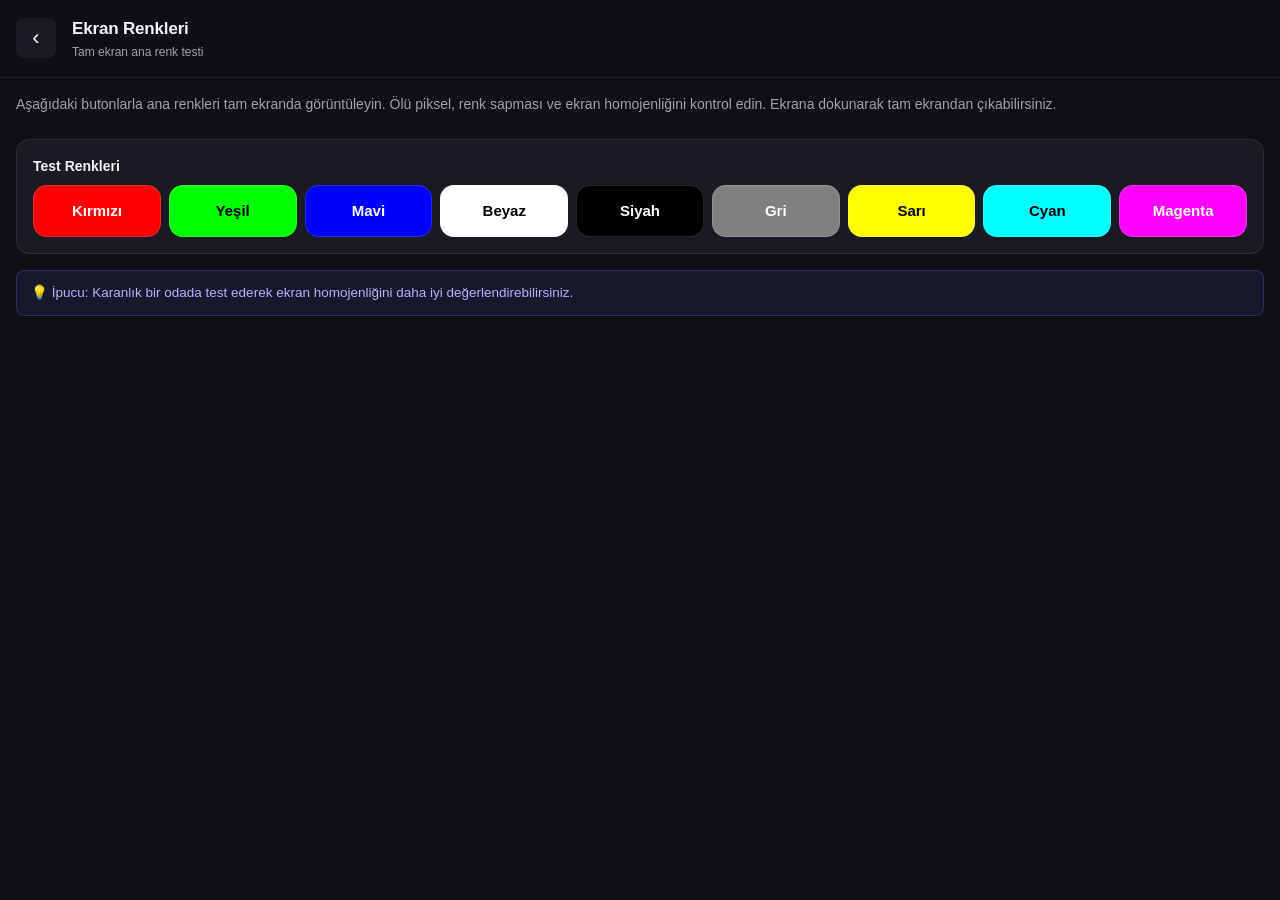
<file: pages/color.html>
<!DOCTYPE html>
<html lang="tr">
<head>
  <meta charset="UTF-8" />
  <meta name="viewport" content="width=device-width, initial-scale=1.0, viewport-fit=cover, user-scalable=no" />
  <meta name="theme-color" content="#0f0f14" />
  <link rel="manifest" href="../manifest.json" />
  <link rel="icon" type="image/png" href="../icons/cark.png" />
  <link rel="stylesheet" href="../css/style.css" />
  <link rel="stylesheet" href="../css/test-modules.css" />
  <title>Ekran Renk Testi — Donanım Test</title>
</head>
<body>

  <header class="test-header">
    <a href="../index.html" class="back-btn" aria-label="Geri">‹</a>
    <div>
      <h1>Ekran Renkleri</h1>
      <p class="subtitle">Tam ekran ana renk testi</p>
    </div>
  </header>

  <main class="test-content" id="colorTestRoot">

    <p class="intro">
      Aşağıdaki butonlarla ana renkleri tam ekranda görüntüleyin. Ölü piksel,
      renk sapması ve ekran homojenliğini kontrol edin. Ekrana dokunarak
      tam ekrandan çıkabilirsiniz.
    </p>

    <div class="card">
      <h3>Test Renkleri</h3>
      <div class="btn-row" id="colorButtons">
        <button class="btn btn-secondary" data-color="#ff0000" style="background:#ff0000;color:#fff;">Kırmızı</button>
        <button class="btn btn-secondary" data-color="#00ff00" style="background:#00ff00;color:#000;">Yeşil</button>
        <button class="btn btn-secondary" data-color="#0000ff" style="background:#0000ff;color:#fff;">Mavi</button>
        <button class="btn btn-secondary" data-color="#ffffff" style="background:#ffffff;color:#000;">Beyaz</button>
        <button class="btn btn-secondary" data-color="#000000" style="background:#000000;color:#fff;">Siyah</button>
        <button class="btn btn-secondary" data-color="#808080" style="background:#808080;color:#fff;">Gri</button>
        <button class="btn btn-secondary" data-color="#ffff00" style="background:#ffff00;color:#000;">Sarı</button>
        <button class="btn btn-secondary" data-color="#00ffff" style="background:#00ffff;color:#000;">Cyan</button>
        <button class="btn btn-secondary" data-color="#ff00ff" style="background:#ff00ff;color:#fff;">Magenta</button>
      </div>
    </div>

    <div class="alert alert-info">
      💡 İpucu: Karanlık bir odada test ederek ekran homojenliğini daha iyi değerlendirebilirsiniz.
    </div>

    <!-- Tam ekran overlay — JS ile doldurulur -->
    <div id="fullscreenOverlay" hidden></div>
  </main>

  <script type="module" src="../js/tests/screen-color.js"></script>
</body>
</html>
</file>
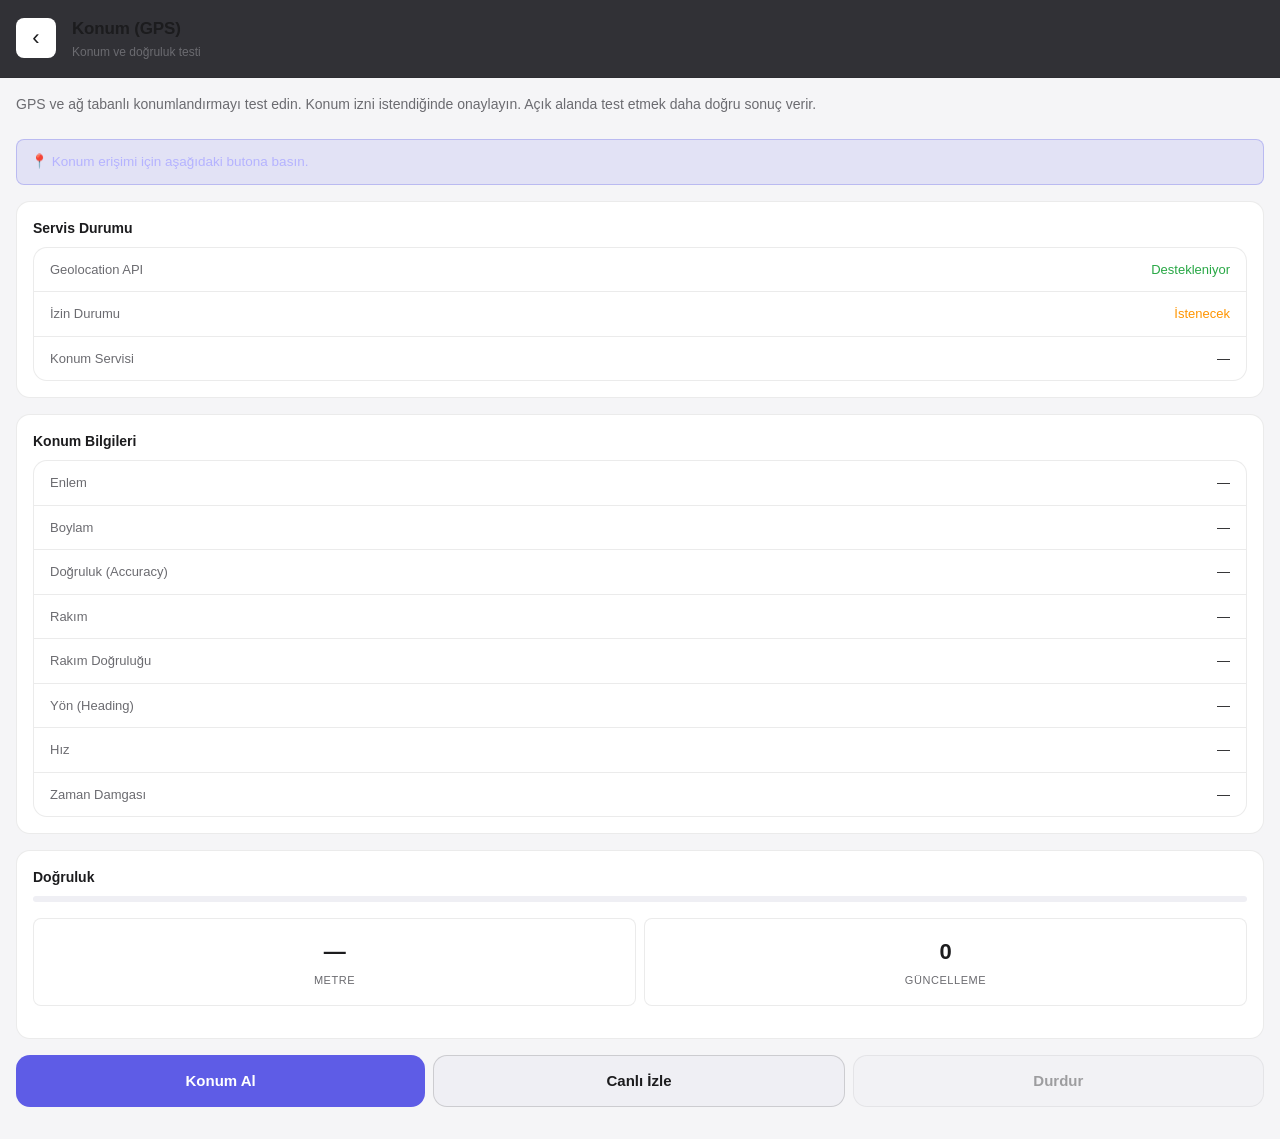
<file: pages/location.html>
<!DOCTYPE html>
<html lang="tr">
<head>
  <meta charset="UTF-8" />
  <meta name="viewport" content="width=device-width, initial-scale=1.0, viewport-fit=cover, user-scalable=no" />
  <meta name="theme-color" content="#0f0f14" />
  <link rel="manifest" href="../manifest.json" />
  <link rel="icon" type="image/png" href="../icons/cark.png" />
  <link rel="stylesheet" href="../css/style.css" />
  <link rel="stylesheet" href="../css/test-modules.css" />
  <title>Konum (GPS) Testi — Donanım Test</title>
  <script>
    (function() {
      try {
        const t = localStorage.getItem('hw-test-theme');
        const sys = window.matchMedia('(prefers-color-scheme: light)').matches ? 'light' : 'dark';
        document.documentElement.dataset.theme = t || sys;
      } catch (_) {}
    })();
  </script>
</head>
<body>

  <header class="test-header">
    <a href="../index.html" class="back-btn" aria-label="Geri">‹</a>
    <div>
      <h1>Konum (GPS)</h1>
      <p class="subtitle">Konum ve doğruluk testi</p>
    </div>
  </header>

  <main class="test-content" id="locationTestRoot">

    <p class="intro">
      GPS ve ağ tabanlı konumlandırmayı test edin. Konum izni istendiğinde
      onaylayın. Açık alanda test etmek daha doğru sonuç verir.
    </p>

    <div id="locationAlert" class="alert alert-info">
      📍 Konum erişimi için aşağıdaki butona basın.
    </div>

    <!-- Destek ve izin bilgisi -->
    <div class="card">
      <h3>Servis Durumu</h3>
      <div class="info-table">
        <div class="info-row">
          <span class="info-key">Geolocation API</span>
          <span class="info-val" id="locApiSupport">—</span>
        </div>
        <div class="info-row">
          <span class="info-key">İzin Durumu</span>
          <span class="info-val" id="locPermission">—</span>
        </div>
        <div class="info-row">
          <span class="info-key">Konum Servisi</span>
          <span class="info-val" id="locServiceState">—</span>
        </div>
      </div>
    </div>

    <!-- Konum bilgileri -->
    <div class="card">
      <h3>Konum Bilgileri</h3>
      <div class="info-table">
        <div class="info-row">
          <span class="info-key">Enlem</span>
          <span class="info-val" id="locLatitude">—</span>
        </div>
        <div class="info-row">
          <span class="info-key">Boylam</span>
          <span class="info-val" id="locLongitude">—</span>
        </div>
        <div class="info-row">
          <span class="info-key">Doğruluk (Accuracy)</span>
          <span class="info-val" id="locAccuracy">—</span>
        </div>
        <div class="info-row">
          <span class="info-key">Rakım</span>
          <span class="info-val" id="locAltitude">—</span>
        </div>
        <div class="info-row">
          <span class="info-key">Rakım Doğruluğu</span>
          <span class="info-val" id="locAltitudeAccuracy">—</span>
        </div>
        <div class="info-row">
          <span class="info-key">Yön (Heading)</span>
          <span class="info-val" id="locHeading">—</span>
        </div>
        <div class="info-row">
          <span class="info-key">Hız</span>
          <span class="info-val" id="locSpeed">—</span>
        </div>
        <div class="info-row">
          <span class="info-key">Zaman Damgası</span>
          <span class="info-val" id="locTimestamp">—</span>
        </div>
      </div>
    </div>

    <!-- Doğruluk göstergesi -->
    <div class="card">
      <h3>Doğruluk</h3>
      <div class="progress">
        <div class="progress-fill" id="locAccuracyBar"></div>
      </div>
      <div class="metrics">
        <div class="metric">
          <div class="metric-value" id="locAccuracyValue">—</div>
          <div class="metric-label">Metre</div>
        </div>
        <div class="metric">
          <div class="metric-value" id="locUpdateCount">0</div>
          <div class="metric-label">Güncelleme</div>
        </div>
      </div>
    </div>

    <div class="btn-row">
      <button class="btn btn-primary" id="locStartBtn">Konum Al</button>
      <button class="btn btn-secondary" id="locWatchBtn">Canlı İzle</button>
      <button class="btn btn-secondary" id="locStopBtn" disabled>Durdur</button>
    </div>

  </main>

  <script type="module" src="../js/tests/location.js"></script>
</body>
</html>
</file>
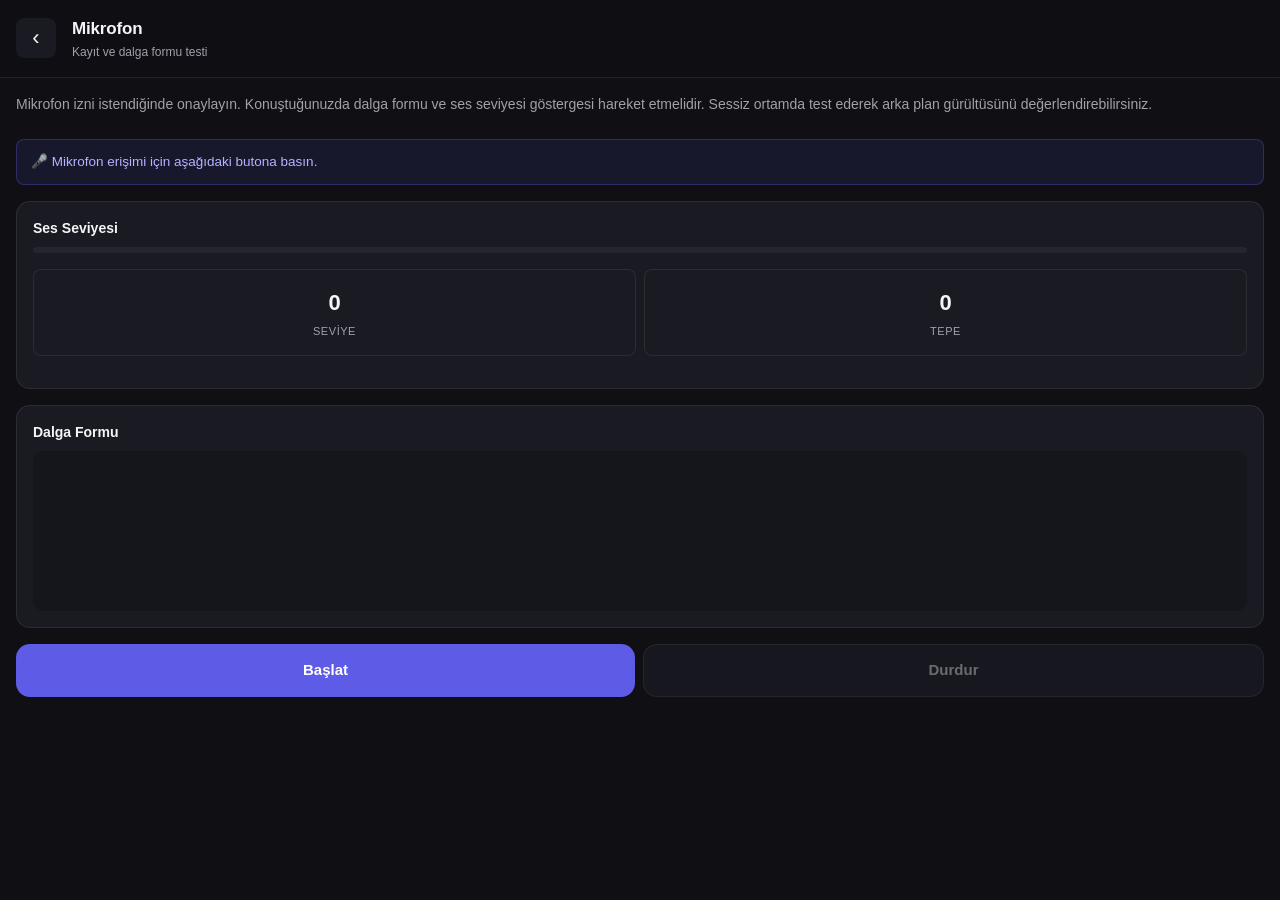
<file: pages/microphone.html>
<!DOCTYPE html>
<html lang="tr">
<head>
  <meta charset="UTF-8" />
  <meta name="viewport" content="width=device-width, initial-scale=1.0, viewport-fit=cover, user-scalable=no" />
  <meta name="theme-color" content="#0f0f14" />
  <link rel="manifest" href="../manifest.json" />
  <link rel="icon" type="image/png" href="../icons/cark.png" />
  <link rel="stylesheet" href="../css/style.css" />
  <link rel="stylesheet" href="../css/test-modules.css" />
  <title>Mikrofon Testi — Donanım Test</title>
</head>
<body>

  <header class="test-header">
    <a href="../index.html" class="back-btn" aria-label="Geri">‹</a>
    <div>
      <h1>Mikrofon</h1>
      <p class="subtitle">Kayıt ve dalga formu testi</p>
    </div>
  </header>

  <main class="test-content" id="microphoneTestRoot">

    <p class="intro">
      Mikrofon izni istendiğinde onaylayın. Konuştuğunuzda dalga formu ve ses
      seviyesi göstergesi hareket etmelidir. Sessiz ortamda test ederek arka
      plan gürültüsünü değerlendirebilirsiniz.
    </p>

    <div id="micPermissionAlert" class="alert alert-info">
      🎤 Mikrofon erişimi için aşağıdaki butona basın.
    </div>

    <div class="card">
      <h3>Ses Seviyesi</h3>
      <div class="progress">
        <div class="progress-fill" id="micLevelBar"></div>
      </div>
      <div class="metrics">
        <div class="metric">
          <div class="metric-value" id="micLevel">0</div>
          <div class="metric-label">Seviye</div>
        </div>
        <div class="metric">
          <div class="metric-value" id="micPeak">0</div>
          <div class="metric-label">Tepe</div>
        </div>
      </div>
    </div>

    <div class="card">
      <h3>Dalga Formu</h3>
      <canvas id="micWaveform" style="width:100%;height:160px;background:#15151c;border-radius:12px;display:block;"></canvas>
    </div>

    <div class="btn-row">
      <button class="btn btn-primary" id="micStartBtn">Başlat</button>
      <button class="btn btn-secondary" id="micStopBtn" disabled>Durdur</button>
    </div>

  </main>

  <script type="module" src="../js/tests/microphone.js"></script>
</body>
</html>
</file>
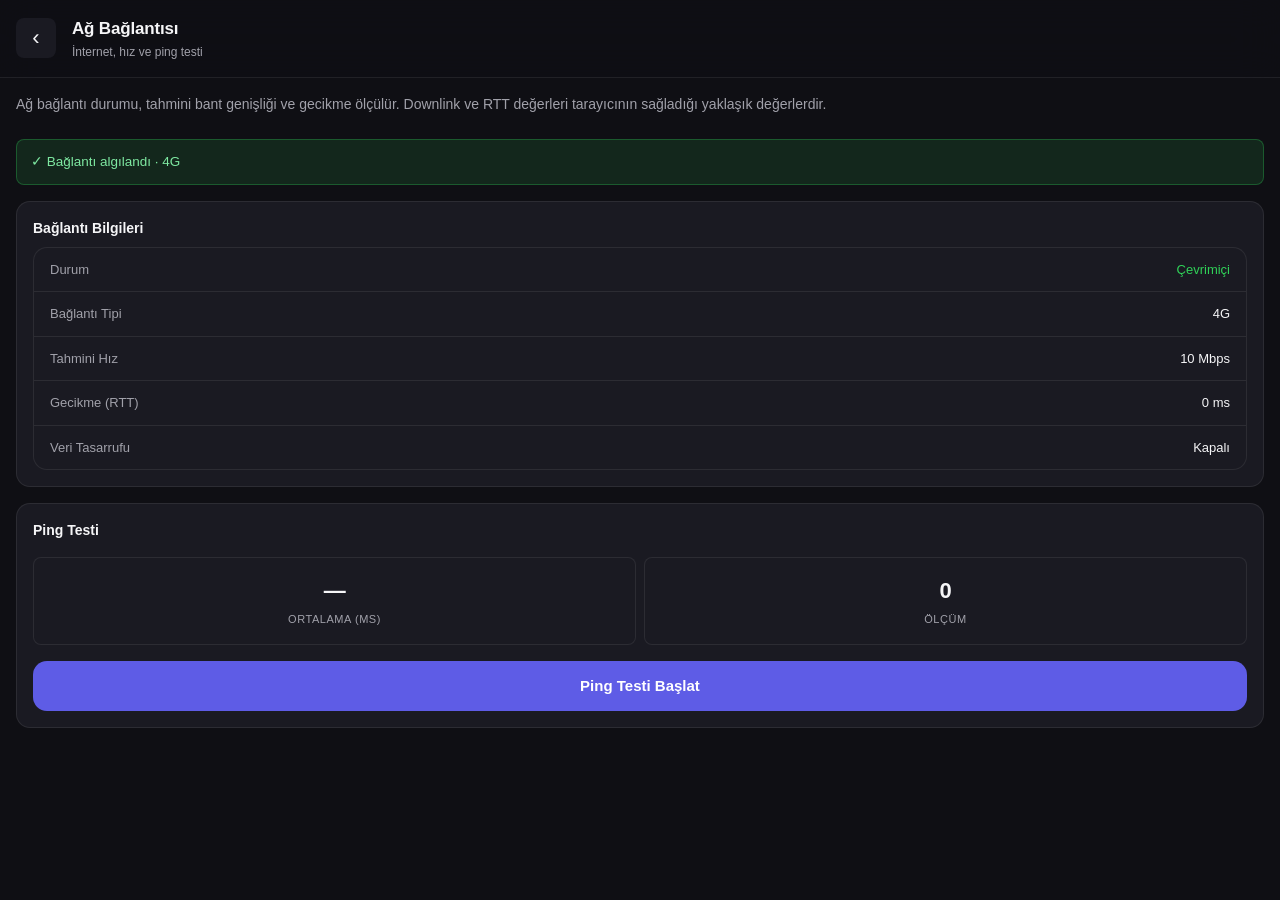
<file: pages/network.html>
<!DOCTYPE html>
<html lang="tr">
<head>
  <meta charset="UTF-8" />
  <meta name="viewport" content="width=device-width, initial-scale=1.0, viewport-fit=cover, user-scalable=no" />
  <meta name="theme-color" content="#0f0f14" />
  <link rel="manifest" href="../manifest.json" />
  <link rel="icon" type="image/png" href="../icons/cark.png" />
  <link rel="stylesheet" href="../css/style.css" />
  <link rel="stylesheet" href="../css/test-modules.css" />
  <title>Ağ Testi — Donanım Test</title>
</head>
<body>

  <header class="test-header">
    <a href="../index.html" class="back-btn" aria-label="Geri">‹</a>
    <div>
      <h1>Ağ Bağlantısı</h1>
      <p class="subtitle">İnternet, hız ve ping testi</p>
    </div>
  </header>

  <main class="test-content" id="networkTestRoot">

    <p class="intro">
      Ağ bağlantı durumu, tahmini bant genişliği ve gecikme ölçülür. Downlink
      ve RTT değerleri tarayıcının sağladığı yaklaşık değerlerdir.
    </p>

    <div id="networkAlert" class="alert alert-info">
      Ağ bilgileri yükleniyor...
    </div>

    <div class="card">
      <h3>Bağlantı Bilgileri</h3>
      <div class="info-table">
        <div class="info-row">
          <span class="info-key">Durum</span>
          <span class="info-val" id="netStatus">—</span>
        </div>
        <div class="info-row">
          <span class="info-key">Bağlantı Tipi</span>
          <span class="info-val" id="netType">—</span>
        </div>
        <div class="info-row">
          <span class="info-key">Tahmini Hız</span>
          <span class="info-val" id="netDownlink">—</span>
        </div>
        <div class="info-row">
          <span class="info-key">Gecikme (RTT)</span>
          <span class="info-val" id="netRtt">—</span>
        </div>
        <div class="info-row">
          <span class="info-key">Veri Tasarrufu</span>
          <span class="info-val" id="netSaveData">—</span>
        </div>
      </div>
    </div>

    <div class="card">
      <h3>Ping Testi</h3>
      <div class="metrics">
        <div class="metric">
          <div class="metric-value" id="pingValue">—</div>
          <div class="metric-label">Ortalama (ms)</div>
        </div>
        <div class="metric">
          <div class="metric-value" id="pingCount">0</div>
          <div class="metric-label">Ölçüm</div>
        </div>
      </div>
      <button class="btn btn-primary" id="pingStartBtn">Ping Testi Başlat</button>
    </div>

  </main>

  <script type="module" src="../js/tests/network.js"></script>
</body>
</html>
</file>
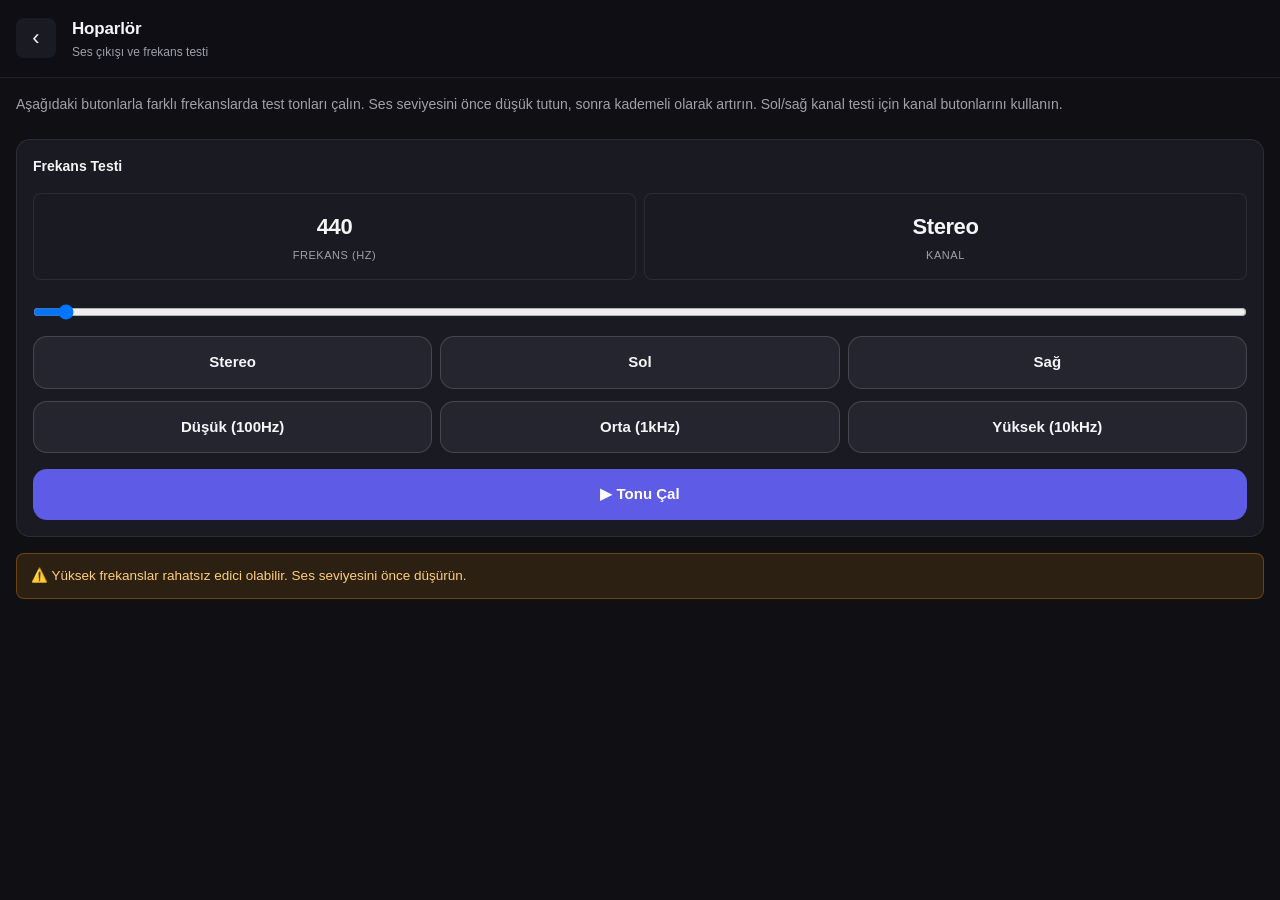
<file: pages/speaker.html>
<!DOCTYPE html>
<html lang="tr">
<head>
  <meta charset="UTF-8" />
  <meta name="viewport" content="width=device-width, initial-scale=1.0, viewport-fit=cover, user-scalable=no" />
  <meta name="theme-color" content="#0f0f14" />
  <link rel="manifest" href="../manifest.json" />
  <link rel="icon" type="image/png" href="../icons/cark.png" />
  <link rel="stylesheet" href="../css/style.css" />
  <link rel="stylesheet" href="../css/test-modules.css" />
  <title>Hoparlör Testi — Donanım Test</title>
</head>
<body>

  <header class="test-header">
    <a href="../index.html" class="back-btn" aria-label="Geri">‹</a>
    <div>
      <h1>Hoparlör</h1>
      <p class="subtitle">Ses çıkışı ve frekans testi</p>
    </div>
  </header>

  <main class="test-content" id="speakerTestRoot">

    <p class="intro">
      Aşağıdaki butonlarla farklı frekanslarda test tonları çalın. Ses seviyesini
      önce düşük tutun, sonra kademeli olarak artırın. Sol/sağ kanal testi için
      kanal butonlarını kullanın.
    </p>

    <div class="card">
      <h3>Frekans Testi</h3>
      <div class="metrics">
        <div class="metric">
          <div class="metric-value" id="speakerFreq">440</div>
          <div class="metric-label">Frekans (Hz)</div>
        </div>
        <div class="metric">
          <div class="metric-value" id="speakerChannelLabel">Stereo</div>
          <div class="metric-label">Kanal</div>
        </div>
      </div>

      <input type="range" id="speakerFreqSlider" min="20" max="20000" step="1" value="440"
             style="width:100%;margin:8px 0 16px;" />

      <div class="btn-row">
        <button class="btn btn-secondary" data-channel="both">Stereo</button>
        <button class="btn btn-secondary" data-channel="left">Sol</button>
        <button class="btn btn-secondary" data-channel="right">Sağ</button>
      </div>

      <div class="btn-row" style="margin-top:12px;">
        <button class="btn btn-secondary" data-preset="low">Düşük (100Hz)</button>
        <button class="btn btn-secondary" data-preset="mid">Orta (1kHz)</button>
        <button class="btn btn-secondary" data-preset="high">Yüksek (10kHz)</button>
      </div>

      <button class="btn btn-primary" id="speakerPlayBtn" style="margin-top:16px;">
        ▶ Tonu Çal
      </button>
    </div>

    <div class="alert alert-warn">
      ⚠️ Yüksek frekanslar rahatsız edici olabilir. Ses seviyesini önce düşürün.
    </div>

  </main>

  <script type="module" src="../js/tests/speaker.js"></script>
</body>
</html>
</file>
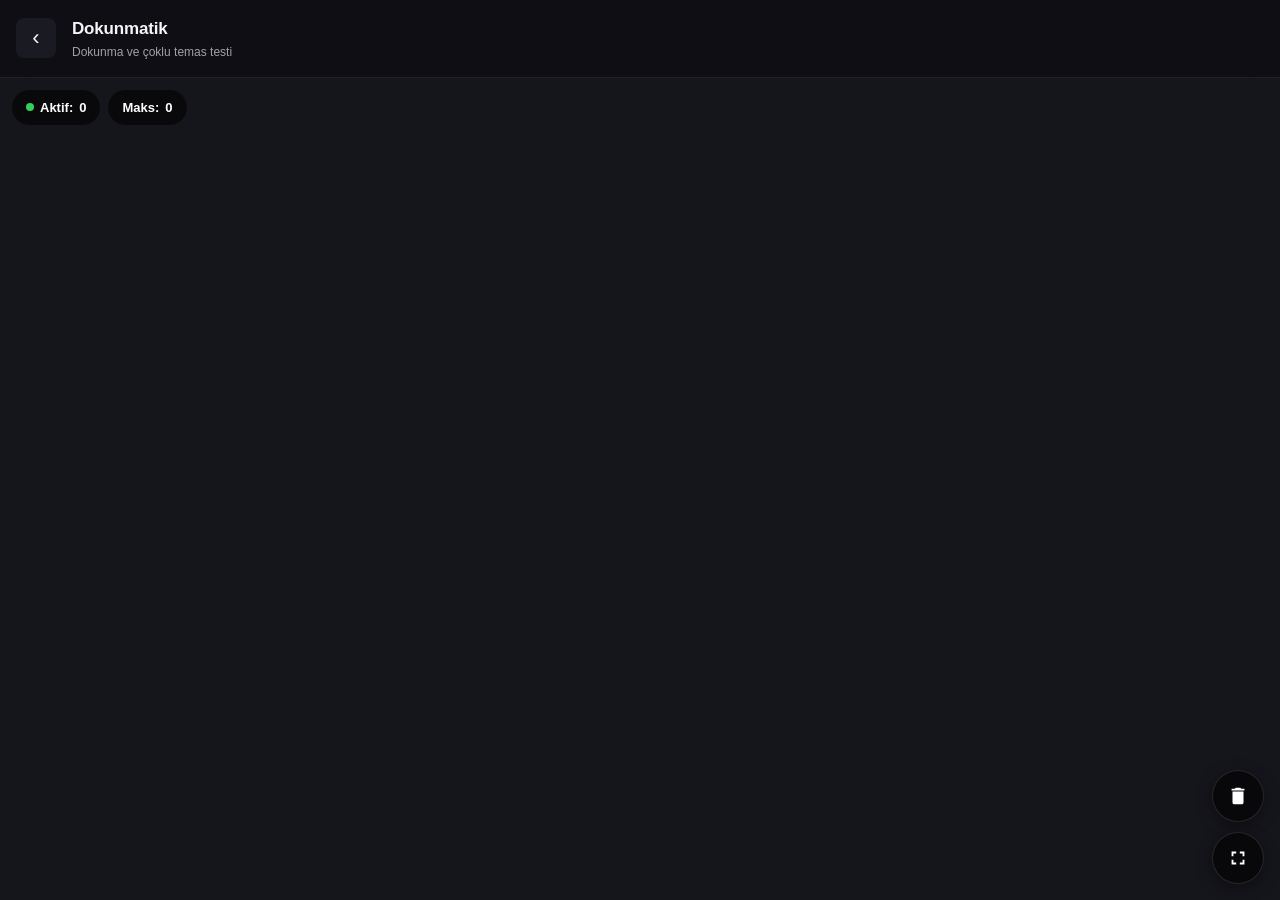
<file: pages/touch.html>
<!DOCTYPE html>
<html lang="tr">
<head>
  <meta charset="UTF-8" />
  <meta name="viewport" content="width=device-width, initial-scale=1.0, viewport-fit=cover, user-scalable=no" />
  <meta name="theme-color" content="#0f0f14" />
  <link rel="manifest" href="../manifest.json" />
  <link rel="icon" type="image/png" href="../icons/cark.png" />
  <link rel="stylesheet" href="../css/style.css" />
  <link rel="stylesheet" href="../css/test-modules.css" />
  <title>Dokunmatik Testi — Donanım Test</title>

  <style>
    /* Bu sayfaya özel: canvas tam ekran */
    body.touch-page {
      height: 100dvh;
      overflow: hidden;
      display: flex;
      flex-direction: column;
    }

    body.touch-page .test-header {
      position: relative;
      flex-shrink: 0;
    }

    body.touch-page .canvas-wrap {
      flex: 1;
      position: relative;
      margin: 0;
      padding: 0;
      overflow: hidden;
    }

    body.touch-page #touchCanvas {
      display: block;
      width: 100%;
      height: 100%;
      touch-action: none;
      background: #15151c;
    }

    /* Üstte yüzen bilgi kartı */
    body.touch-page .hud {
      position: absolute;
      top: 12px;
      left: 12px;
      right: 12px;
      display: flex;
      gap: 8px;
      pointer-events: none;
      z-index: 10;
    }

    body.touch-page .hud-chip {
      display: flex;
      align-items: center;
      gap: 6px;
      padding: 8px 14px;
      background: rgba(0, 0, 0, 0.55);
      backdrop-filter: blur(12px);
      -webkit-backdrop-filter: blur(12px);
      border-radius: 999px;
      color: #fff;
      font-size: 13px;
      font-weight: 600;
      font-variant-numeric: tabular-nums;
    }

    body.touch-page .hud-chip .dot {
      width: 8px;
      height: 8px;
      border-radius: 50%;
      background: var(--success);
    }

    /* Alt sağda yüzen kontrol butonları */
    body.touch-page .fab-row {
      position: absolute;
      bottom: calc(16px + env(safe-area-inset-bottom, 0px));
      right: 16px;
      display: flex;
      flex-direction: column;
      gap: 10px;
      z-index: 10;
    }

    body.touch-page .fab {
      width: 52px;
      height: 52px;
      border-radius: 50%;
      background: rgba(0, 0, 0, 0.6);
      backdrop-filter: blur(12px);
      -webkit-backdrop-filter: blur(12px);
      color: #fff;
      display: flex;
      align-items: center;
      justify-content: center;
      border: 1px solid rgba(255, 255, 255, 0.12);
      box-shadow: 0 4px 16px rgba(0, 0, 0, 0.4);
      transition: transform 0.15s, background 0.15s;
    }

    body.touch-page .fab:active {
      transform: scale(0.9);
    }

    body.touch-page .fab:hover {
      background: rgba(0, 0, 0, 0.75);
    }
  </style>
</head>
<body class="touch-page">

  <header class="test-header">
    <a href="../index.html" class="back-btn" aria-label="Geri">‹</a>
    <div>
      <h1>Dokunmatik</h1>
      <p class="subtitle">Dokunma ve çoklu temas testi</p>
    </div>
  </header>

  <!-- Tam ekran canvas alanı -->
  <div class="canvas-wrap">

    <!-- Üstte yüzen HUD -->
    <div class="hud">
      <div class="hud-chip">
        <span class="dot"></span>
        Aktif: <span id="touchActivePoints">0</span>
      </div>
      <div class="hud-chip">
        Maks: <span id="touchMaxPoints">0</span>
      </div>
    </div>

    <!-- Canvas -->
    <canvas id="touchCanvas"></canvas>

    <!-- Sağ altta yüzen FAB'lar -->
    <div class="fab-row">
      <button class="fab" id="touchClearBtn" aria-label="Temizle" title="Temizle">
        <svg viewBox="0 0 24 24" width="22" height="22" fill="currentColor">
          <path d="M6 19a2 2 0 002 2h8a2 2 0 002-2V7H6v12zM19 4h-3.5l-1-1h-5l-1 1H5v2h14V4z"/>
        </svg>
      </button>
      <button class="fab" id="touchFullscreenBtn" aria-label="Tam ekran" title="Tam ekran">
        <svg viewBox="0 0 24 24" width="22" height="22" fill="currentColor">
          <path d="M7 14H5v5h5v-2H7v-3zm-2-4h2V7h3V5H5v5zm12 7h-3v2h5v-5h-2v3zM14 5v2h3v3h2V5h-5z"/>
        </svg>
      </button>
    </div>
  </div>

  <script type="module" src="../js/tests/touch.js"></script>
</body>
</html>
</file>
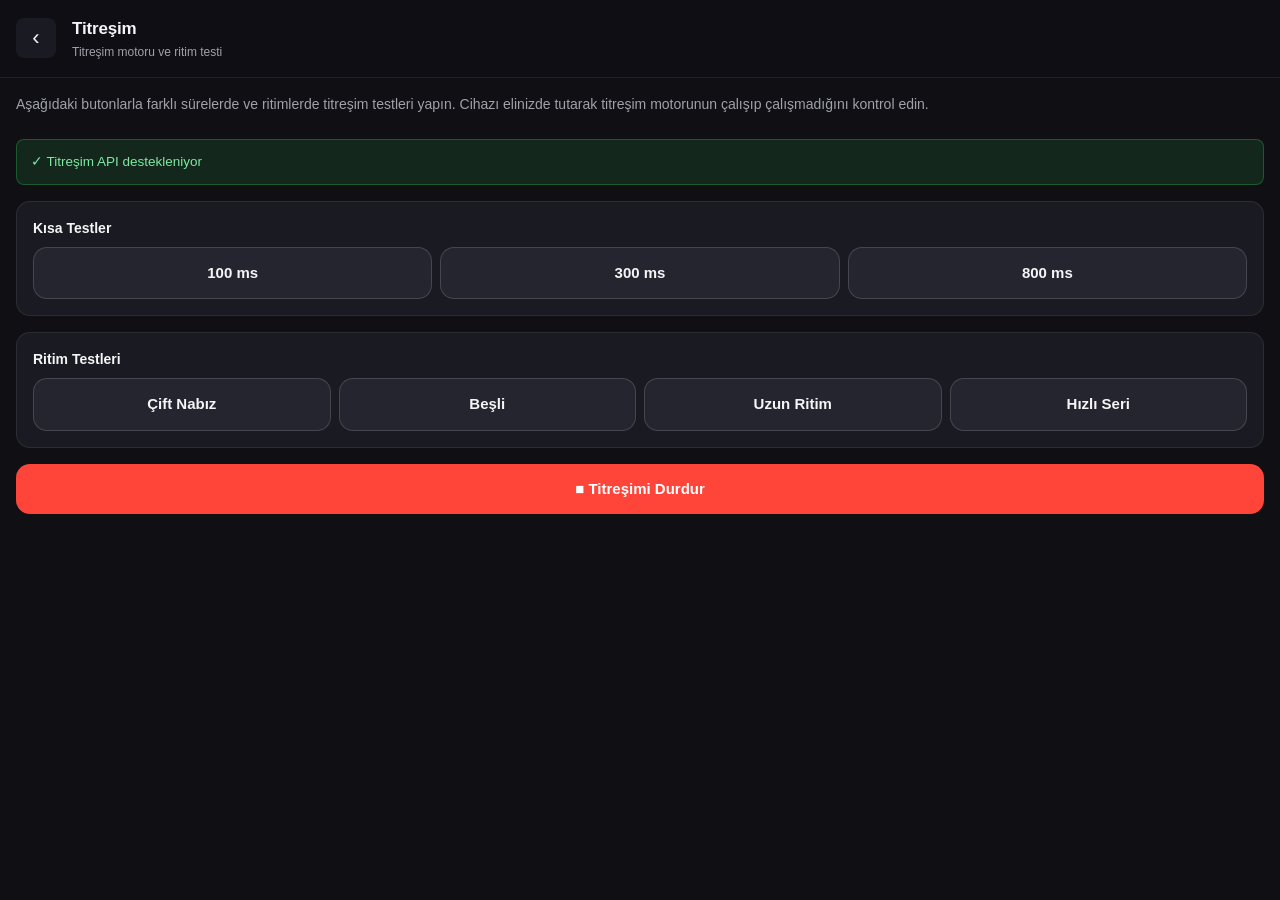
<file: pages/vibration.html>
<!DOCTYPE html>
<html lang="tr">
<head>
  <meta charset="UTF-8" />
  <meta name="viewport" content="width=device-width, initial-scale=1.0, viewport-fit=cover, user-scalable=no" />
  <meta name="theme-color" content="#0f0f14" />
  <link rel="manifest" href="../manifest.json" />
  <link rel="icon" type="image/png" href="../icons/cark.png" />
  <link rel="stylesheet" href="../css/style.css" />
  <link rel="stylesheet" href="../css/test-modules.css" />
  <title>Titreşim Testi — Donanım Test</title>
</head>
<body>

  <header class="test-header">
    <a href="../index.html" class="back-btn" aria-label="Geri">‹</a>
    <div>
      <h1>Titreşim</h1>
      <p class="subtitle">Titreşim motoru ve ritim testi</p>
    </div>
  </header>

  <main class="test-content" id="vibrationTestRoot">

    <p class="intro">
      Aşağıdaki butonlarla farklı sürelerde ve ritimlerde titreşim testleri
      yapın. Cihazı elinizde tutarak titreşim motorunun çalışıp çalışmadığını
      kontrol edin.
    </p>

    <div id="vibrationSupportAlert" class="alert alert-info">
      Titreşim desteği kontrol ediliyor...
    </div>

    <div class="card">
      <h3>Kısa Testler</h3>
      <div class="btn-row">
        <button class="btn btn-secondary" data-vibrate="100">100 ms</button>
        <button class="btn btn-secondary" data-vibrate="300">300 ms</button>
        <button class="btn btn-secondary" data-vibrate="800">800 ms</button>
      </div>
    </div>

    <div class="card">
      <h3>Ritim Testleri</h3>
      <div class="btn-row">
        <button class="btn btn-secondary" data-pattern="[200,100,200]">Çift Nabız</button>
        <button class="btn btn-secondary" data-pattern="[100,100,100,100,100]">Beşli</button>
        <button class="btn btn-secondary" data-pattern="[500,200,500,200,500]">Uzun Ritim</button>
        <button class="btn btn-secondary" data-pattern="[50,50,50,50,50,50,50,50]">Hızlı Seri</button>
      </div>
    </div>

    <button class="btn btn-danger" id="vibrationStopBtn" style="width:100%;">
      ■ Titreşimi Durdur
    </button>

  </main>

  <script type="module" src="../js/tests/vibration.js"></script>
</body>
</html>
</file>
<file: css/style.css>
/* =========================================================
   Donanım Test PWA — Ana Stiller
   Koyu tema, OLED dostu, Pixel 7 için optimize
   ========================================================= */

/* ---------- RESET & DEĞİŞKENLER ---------- */
*,
*::before,
*::after {
  box-sizing: border-box;
  margin: 0;
  padding: 0;
  -webkit-tap-highlight-color: transparent;
}

:root {
  /* Renkler */
  --bg-primary: #0f0f14;
  --bg-secondary: #1a1a22;
  --bg-tertiary: #252530;
  --bg-elevated: #2a2a36;

  --text-primary: #f5f5f7;
  --text-secondary: #a1a1aa;
  --text-muted: #71717a;

  --accent: #5e5ce6;
  --accent-hover: #7371ff;
  --success: #30d158;
  --warning: #ff9f0a;
  --danger: #ff453a;

  --border: rgba(255, 255, 255, 0.08);
  --border-strong: rgba(255, 255, 255, 0.15);

  /* Boyutlar */
  --radius-sm: 8px;
  --radius-md: 14px;
  --radius-lg: 20px;

  --spacing-xs: 4px;
  --spacing-sm: 8px;
  --spacing-md: 16px;
  --spacing-lg: 24px;
  --spacing-xl: 32px;

  /* Güvenli alan (Android gesture bar / status bar) */
  --safe-top: env(safe-area-inset-top, 0px);
  --safe-bottom: env(safe-area-inset-bottom, 0px);
}

/* ---------- TEMEL ---------- */
/* ---------- AÇIK TEMA ---------- */
:root[data-theme="light"] {
  --bg-primary: #f5f5f7;
  --bg-secondary: #ffffff;
  --bg-tertiary: #efeff4;
  --bg-elevated: #e5e5ea;

  --text-primary: #1c1c1e;
  --text-secondary: #6b6b70;
  --text-muted: #8e8e93;

  --accent: #5e5ce6;
  --accent-hover: #4e4cc7;
  --success: #28a745;
  --warning: #ff9500;
  --danger: #ff3b30;

  --border: rgba(0, 0, 0, 0.08);
  --border-strong: rgba(0, 0, 0, 0.15);
}

/* Yumuşak tema geçişi */
html {
  transition: background 0.25s ease;
}

body,
.app-header,
.status-item,
.test-card,
.card,
.info-table,
.test-header {
  transition: background 0.25s ease,
              color 0.25s ease,
              border-color 0.25s ease;
}
html {
  height: 100%;
  background: var(--bg-primary);
}

body {
  min-height: 100dvh;
  background: var(--bg-primary);
  color: var(--text-primary);
  font-family: 'Inter', -apple-system, BlinkMacSystemFont, 'Segoe UI', Roboto, sans-serif;
  font-size: 15px;
  line-height: 1.5;
  -webkit-font-smoothing: antialiased;
  text-rendering: optimizeLegibility;
  overscroll-behavior-y: none;
  padding-top: var(--safe-top);
  padding-bottom: var(--safe-bottom);
}

img {
  display: block;
  max-width: 100%;
}

a {
  color: inherit;
  text-decoration: none;
}

button {
  font: inherit;
  color: inherit;
  background: none;
  border: none;
  cursor: pointer;
}

/* ---------- ÜST BAŞLIK ---------- */
.app-header {
  display: flex;
  align-items: center;
  justify-content: space-between;
  gap: var(--spacing-md);
  padding: var(--spacing-lg) var(--spacing-md) var(--spacing-md);
  border-bottom: 1px solid var(--border);
}
/* ---------- TEMA BUTONU ---------- */
.theme-btn {
  display: inline-flex;
  align-items: center;
  justify-content: center;
  width: 40px;
  height: 40px;
  border-radius: var(--radius-sm);
  background: var(--bg-secondary);
  border: 1px solid var(--border);
  color: var(--text-primary);
  transition: background 0.15s, transform 0.1s;
  flex-shrink: 0;
}

.theme-btn:hover {
  background: var(--bg-tertiary);
}

.theme-btn:active {
  transform: scale(0.92);
}

.theme-btn svg {
  width: 18px;
  height: 18px;
}

/* Açık temada ay/güneş ikonu rotasyonu */
:root[data-theme="light"] .theme-btn .icon-moon { display: none; }
:root:not([data-theme="light"]) .theme-btn .icon-sun { display: none; }
.header-brand {
  display: flex;
  align-items: center;
  gap: var(--spacing-md);
  min-width: 0;
}
.header-actions {
  display: flex;
  align-items: center;
  gap: 8px;
}
.brand-logo {
  width: 44px;
  height: 44px;
  border-radius: var(--radius-md);
  background: var(--bg-secondary);
  object-fit: cover;
  flex-shrink: 0;
}

.brand-text h1 {
  font-size: 20px;
  font-weight: 700;
  letter-spacing: -0.02em;
  line-height: 1.2;
}

.brand-sub {
  font-size: 12px;
  color: var(--text-secondary);
  margin-top: 2px;
}

/* Kurulum butonu */
.install-btn {
  display: inline-flex;
  align-items: center;
  gap: 6px;
  padding: 8px 14px;
  background: var(--accent);
  color: #fff;
  border-radius: 999px;
  font-size: 13px;
  font-weight: 600;
  transition: background 0.2s, transform 0.1s;
}

.install-btn:hover {
  background: var(--accent-hover);
}

.install-btn:active {
  transform: scale(0.96);
}

/* ---------- DURUM ÇUBUĞU ---------- */
.status-bar {
  display: grid;
  grid-template-columns: repeat(3, 1fr);
  gap: var(--spacing-sm);
  padding: var(--spacing-md);
}

.status-item {
  display: flex;
  flex-direction: column;
  gap: 4px;
  padding: var(--spacing-md);
  background: var(--bg-secondary);
  border-radius: var(--radius-md);
  border: 1px solid var(--border);
}

.status-dot {
  width: 8px;
  height: 8px;
  border-radius: 50%;
  background: var(--text-muted);
  transition: background 0.3s;
}

.status-item.is-ok .status-dot { background: var(--success); }
.status-item.is-warn .status-dot { background: var(--warning); }
.status-item.is-err .status-dot { background: var(--danger); }

.status-label {
  font-size: 11px;
  color: var(--text-secondary);
  text-transform: uppercase;
  letter-spacing: 0.05em;
}

.status-value {
  font-size: 13px;
  font-weight: 600;
  overflow: hidden;
  text-overflow: ellipsis;
  white-space: nowrap;
}

/* ---------- ANA İÇERİK ---------- */
.app-main {
  padding: 0 var(--spacing-md) var(--spacing-xl);
}

.section-title {
  font-size: 12px;
  font-weight: 600;
  color: var(--text-secondary);
  text-transform: uppercase;
  letter-spacing: 0.08em;
  padding: var(--spacing-md) 4px var(--spacing-sm);
}

/* ---------- TEST GRID ---------- */
.test-grid {
  display: grid;
  gap: var(--spacing-sm);
}

.test-card {
  display: grid;
  grid-template-columns: 48px 1fr 20px;
  align-items: center;
  gap: var(--spacing-md);
  padding: var(--spacing-md);
  background: var(--bg-secondary);
  border: 1px solid var(--border);
  border-radius: var(--radius-md);
  transition: background 0.15s, border-color 0.15s, transform 0.1s;
}

.test-card:hover {
  background: var(--bg-tertiary);
  border-color: var(--border-strong);
}

.test-card:active {
  transform: scale(0.985);
  background: var(--bg-elevated);
}

.test-icon {
  width: 48px;
  height: 48px;
  border-radius: var(--radius-sm);
  background: var(--icon-bg, var(--bg-tertiary));
  display: flex;
  align-items: center;
  justify-content: center;
  color: #fff;
  flex-shrink: 0;
}

.test-info {
  min-width: 0;
}

.test-info h3 {
  font-size: 15px;
  font-weight: 600;
  letter-spacing: -0.01em;
}

.test-info p {
  font-size: 12.5px;
  color: var(--text-secondary);
  margin-top: 2px;
  overflow: hidden;
  text-overflow: ellipsis;
  white-space: nowrap;
}

.test-arrow {
  font-size: 22px;
  color: var(--text-muted);
  font-weight: 300;
  line-height: 1;
}

/* ---------- SİSTEM BİLGİSİ ---------- */
.sys-info {
  margin-top: var(--spacing-lg);
}

.info-table {
  background: var(--bg-secondary);
  border: 1px solid var(--border);
  border-radius: var(--radius-md);
  overflow: hidden;
}

.info-row {
  display: flex;
  align-items: center;
  justify-content: space-between;
  gap: var(--spacing-md);
  padding: 12px var(--spacing-md);
  border-bottom: 1px solid var(--border);
}

.info-row:last-child {
  border-bottom: none;
}

.info-key {
  font-size: 13px;
  color: var(--text-secondary);
  flex-shrink: 0;
}

.info-val {
  font-size: 13px;
  font-weight: 500;
  text-align: right;
  overflow: hidden;
  text-overflow: ellipsis;
  white-space: nowrap;
  font-variant-numeric: tabular-nums;
}

/* ---------- ALT BİLGİ ---------- */
.app-footer {
  padding: var(--spacing-lg) var(--spacing-md);
  text-align: center;
  font-size: 12px;
  color: var(--text-muted);
  border-top: 1px solid var(--border);
}

/* ---------- KÜÇÜK EKRAN İYİLEŞTİRMELERİ ---------- */
@media (max-width: 360px) {
  .test-card {
    grid-template-columns: 42px 1fr 16px;
    padding: 12px;
    gap: 12px;
  }
  .test-icon {
    width: 42px;
    height: 42px;
  }
}
</file>
<file: css/test-modules.css>
/* =========================================================
   Test Modülleri — Ortak Bileşenler
   Her test sayfası bu stilleri kullanır
   ========================================================= */

/* ---------- TEST SAYFASI HEADER ---------- */
.test-header {
  position: sticky;
  top: 0;
  z-index: 100;
  display: flex;
  align-items: center;
  gap: var(--spacing-md);
  padding: var(--spacing-md);
  background: rgba(15, 15, 20, 0.85);
  backdrop-filter: blur(20px);
  -webkit-backdrop-filter: blur(20px);
  border-bottom: 1px solid var(--border);
}

.test-header .back-btn {
  display: flex;
  align-items: center;
  justify-content: center;
  width: 40px;
  height: 40px;
  border-radius: var(--radius-sm);
  background: var(--bg-secondary);
  color: var(--text-primary);
  font-size: 22px;
  line-height: 1;
  flex-shrink: 0;
  transition: background 0.15s;
}

.test-header .back-btn:hover {
  background: var(--bg-tertiary);
}

.test-header .back-btn:active {
  transform: scale(0.94);
}

.test-header h1 {
  font-size: 17px;
  font-weight: 600;
  letter-spacing: -0.01em;
}

.test-header .subtitle {
  font-size: 12px;
  color: var(--text-secondary);
  margin-top: 1px;
}

/* ---------- TEST İÇERİK ALANI ---------- */
.test-content {
  padding: var(--spacing-md);
  padding-bottom: calc(var(--spacing-xl) + var(--safe-bottom));
}

.test-content p.intro {
  color: var(--text-secondary);
  font-size: 14px;
  margin-bottom: var(--spacing-lg);
}

/* ---------- BUTONLAR ---------- */
.btn {
  display: inline-flex;
  align-items: center;
  justify-content: center;
  gap: 8px;
  padding: 14px 20px;
  border-radius: var(--radius-md);
  font-size: 15px;
  font-weight: 600;
  transition: background 0.15s, transform 0.1s, opacity 0.15s;
  user-select: none;
}

.btn:active {
  transform: scale(0.97);
}

.btn:disabled {
  opacity: 0.4;
  pointer-events: none;
}

.btn-primary {
  background: var(--accent);
  color: #fff;
  width: 100%;
}

.btn-primary:hover {
  background: var(--accent-hover);
}

.btn-danger {
  background: var(--danger);
  color: #fff;
}

.btn-secondary {
  background: var(--bg-tertiary);
  color: var(--text-primary);
  border: 1px solid var(--border-strong);
}

.btn-secondary:hover {
  background: var(--bg-elevated);
}

.btn-row {
  display: flex;
  gap: var(--spacing-sm);
  flex-wrap: wrap;
}

.btn-row .btn {
  flex: 1;
  min-width: 120px;
}

/* ---------- KARTLAR ---------- */
.card {
  background: var(--bg-secondary);
  border: 1px solid var(--border);
  border-radius: var(--radius-md);
  padding: var(--spacing-md);
  margin-bottom: var(--spacing-md);
}

.card h3 {
  font-size: 14px;
  font-weight: 600;
  margin-bottom: var(--spacing-sm);
}

/* ---------- UYARI / DURUM MESAJI ---------- */
.alert {
  display: flex;
  gap: 10px;
  padding: 12px 14px;
  border-radius: var(--radius-sm);
  font-size: 13.5px;
  margin-bottom: var(--spacing-md);
  border: 1px solid transparent;
}

.alert-info {
  background: rgba(94, 92, 230, 0.12);
  border-color: rgba(94, 92, 230, 0.3);
  color: #b5b3ff;
}

.alert-warn {
  background: rgba(255, 159, 10, 0.12);
  border-color: rgba(255, 159, 10, 0.3);
  color: #ffce7a;
}

.alert-error {
  background: rgba(255, 69, 58, 0.12);
  border-color: rgba(255, 69, 58, 0.3);
  color: #ff8b82;
}

.alert-success {
  background: rgba(48, 209, 88, 0.12);
  border-color: rgba(48, 209, 88, 0.3);
  color: #7ee8a1;
}

/* ---------- TEST SONUCU ROZET ---------- */
.result-badge {
  display: inline-flex;
  align-items: center;
  gap: 6px;
  padding: 6px 12px;
  border-radius: 999px;
  font-size: 12.5px;
  font-weight: 600;
  text-transform: uppercase;
  letter-spacing: 0.04em;
}

.result-badge.ok { background: rgba(48, 209, 88, 0.15); color: var(--success); }
.result-badge.warn { background: rgba(255, 159, 10, 0.15); color: var(--warning); }
.result-badge.err { background: rgba(255, 69, 58, 0.15); color: var(--danger); }

/* ---------- ÖLÇÜM IZGARASI ---------- */
.metrics {
  display: grid;
  grid-template-columns: repeat(2, 1fr);
  gap: var(--spacing-sm);
  margin: var(--spacing-md) 0;
}

.metric {
  padding: var(--spacing-md);
  background: var(--bg-secondary);
  border: 1px solid var(--border);
  border-radius: var(--radius-sm);
  text-align: center;
}

.metric-value {
  font-size: 22px;
  font-weight: 700;
  font-variant-numeric: tabular-nums;
  letter-spacing: -0.02em;
}

.metric-label {
  font-size: 11px;
  color: var(--text-secondary);
  text-transform: uppercase;
  letter-spacing: 0.05em;
  margin-top: 4px;
}

/* ---------- PROGRESS BAR ---------- */
.progress {
  height: 6px;
  background: var(--bg-tertiary);
  border-radius: 999px;
  overflow: hidden;
  margin: var(--spacing-sm) 0;
}

.progress-fill {
  height: 100%;
  background: var(--accent);
  border-radius: 999px;
  transition: width 0.2s ease;
  width: 0%;
}
</file>
